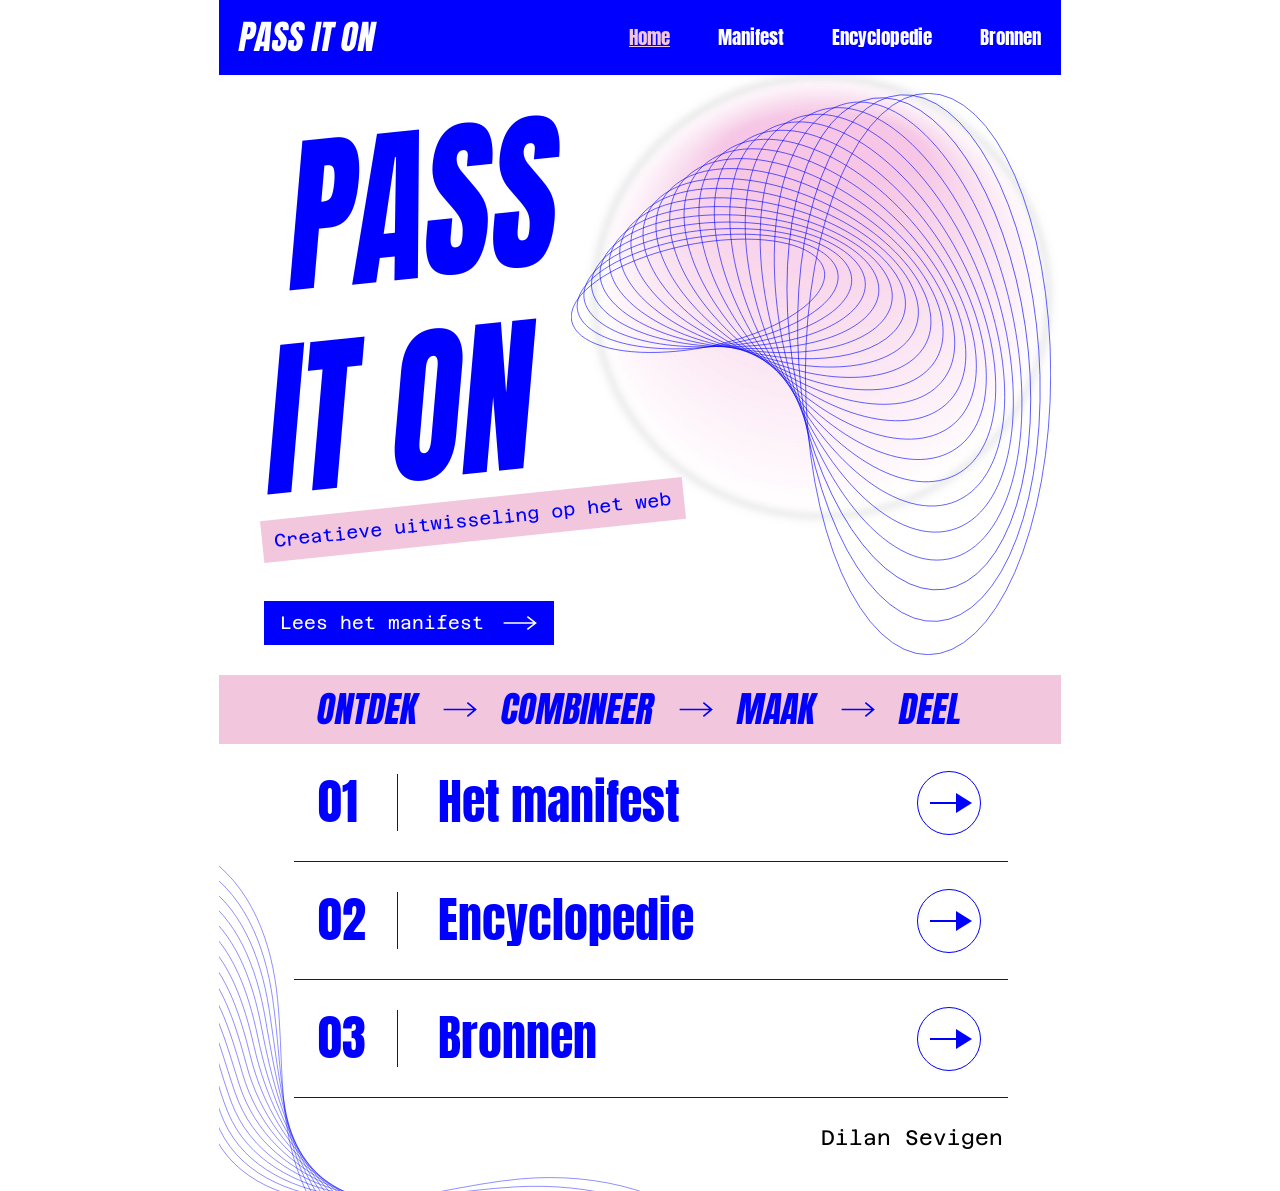
<file: index.html>
<!DOCTYPE html>
<html lang="nl">
 <head>
  <meta charset="utf-8"/>
  <meta content="width=device-width, initial-scale=1" name="viewport"/>
  <title>Home | PASS IT ON</title>
  <!-- HTML-01: deze link haalt het bestand style.css binnen voor de hele pagina. -->
  <link href="style.css" rel="stylesheet"/>
 </head>
 <body>
  <div class="site">
   <header>
    <a class="logo" href="index.html">PASS IT ON</a>
    <!-- HTML-02: href gaat naar een andere HTML-pagina; aria-current markeert de huidige. -->
    <nav>
     <a aria-current="page" href="index.html">Home</a>
     <a href="manifest.html">Manifest</a>
     <a href="encyclopedie.html">Encyclopedie</a>
     <a href="bronnen.html">Bronnen</a>
    </nav>
   </header>
   <!-- HTML-03: class="..." is de naam waarmee CSS dit onderdeel terugvindt. -->
   <main>
    <section class="hero">
     <img alt="" class="home-gloed decor" src="afbeeldingen/cirkel-roze.svg"/>
     <img alt="" class="home-vorm decor" src="afbeeldingen/blauwe-golf-origineel-v21.svg"/>
     <!-- HTML-04: twee spans = twee losse regels die CSS schuin kan maken. -->
     <h1 class="home-titel">
      <span>PASS</span>
      <span>IT ON</span>
     </h1>
     <p class="ondertitel">Creatieve uitwisseling op het web</p>
     <a class="knop" href="manifest.html">
      Lees het manifest
      <img alt="" src="afbeeldingen/pijl-knop.svg"/>
     </a>
    </section>
    <!-- HTML-05: dit onderdeel gebruikt display:flex in de CSS. -->
    <section class="stappen">
     <span>ONTDEK</span>
     <img alt="" src="afbeeldingen/pijl-stap.svg"/>
     <span>COMBINEER</span>
     <img alt="" src="afbeeldingen/pijl-stap.svg"/>
     <span>MAAK</span>
     <img alt="" src="afbeeldingen/pijl-stap.svg"/>
     <span>DEEL</span>
    </section>
    <section class="home-onder">
     <img alt="" class="onderlijnen decor" src="afbeeldingen/lijnen-onder.svg"/>
     <!-- HTML-06: dezelfde linkopbouw wordt drie keer herhaald. -->
     <div class="paginalinks">
      <a href="manifest.html">
       <span class="nummer">01</span>
       <span>Het manifest</span>
       <img alt="" src="afbeeldingen/pijl-rond.svg"/>
      </a>
      <a href="encyclopedie.html">
       <span class="nummer">02</span>
       <span>Encyclopedie</span>
       <img alt="" src="afbeeldingen/pijl-rond.svg"/>
      </a>
      <a href="bronnen.html">
       <span class="nummer">03</span>
       <span>Bronnen</span>
       <img alt="" src="afbeeldingen/pijl-rond.svg"/>
      </a>
     </div>
     <footer>Dilan Sevigen</footer>
    </section>
   </main>
  </div>
 </body>
</html>
</file>
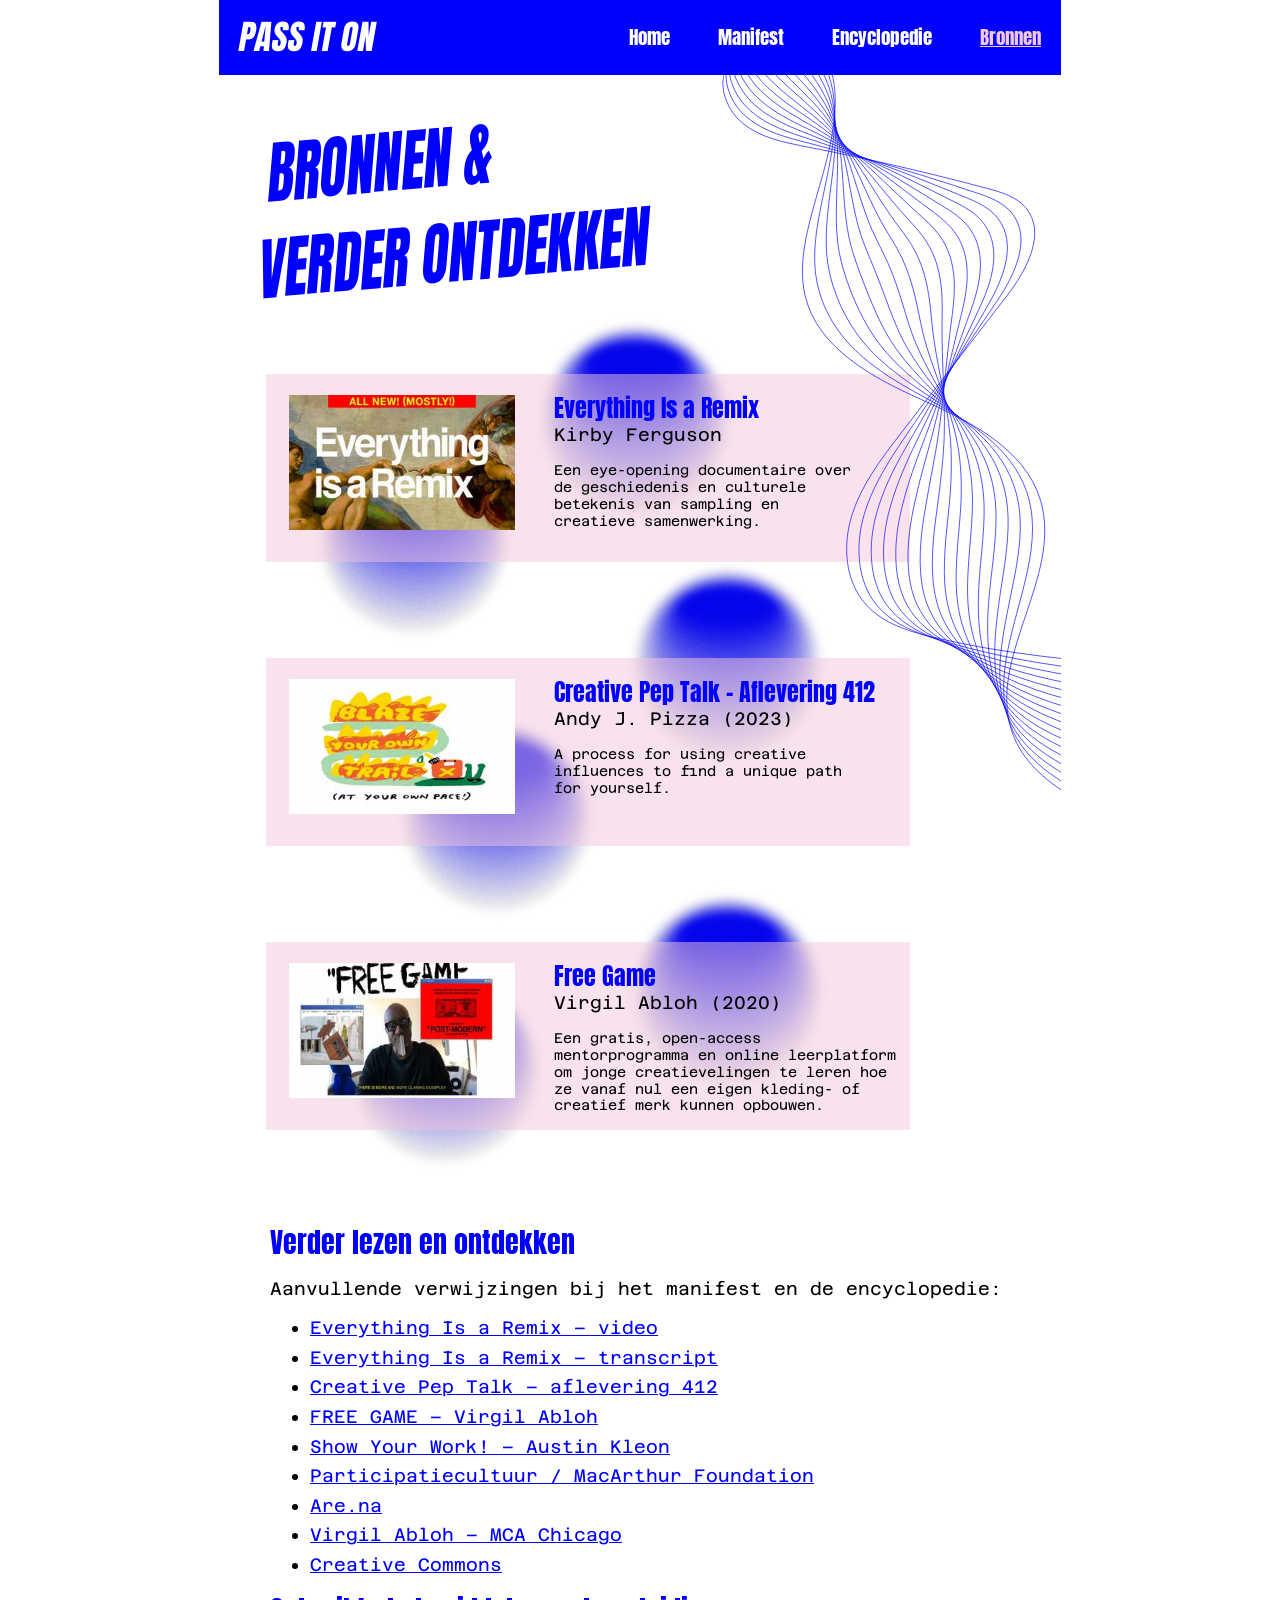
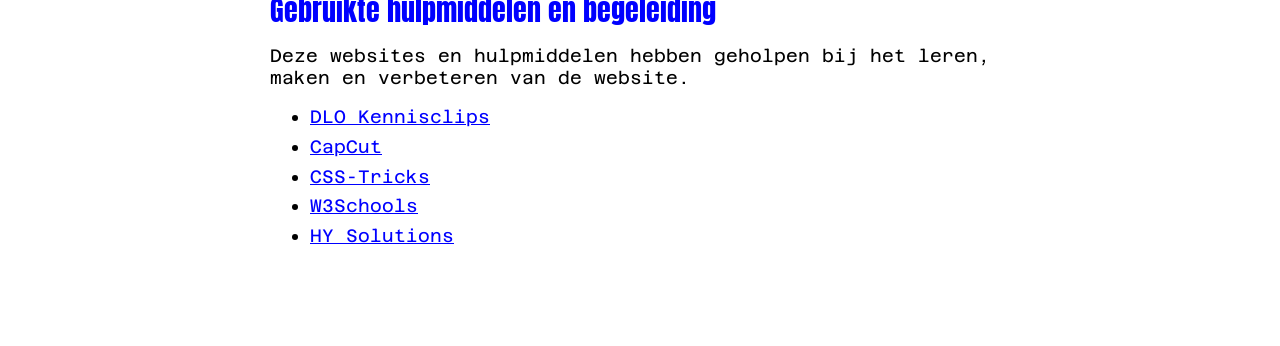
<file: bronnen.html>
<!DOCTYPE html>
<html lang="nl">
<head>
  <meta charset="utf-8">
  <meta name="viewport" content="width=device-width, initial-scale=1">
  <title>Bronnen | PASS IT ON</title>
  <!-- HTML-01: hiermee gebruikt deze pagina hetzelfde CSS-bestand als de andere pagina's. -->
  <link rel="stylesheet" href="style.css">
</head>
<body>
  <div class="site">
    <header>
      <a class="logo" href="index.html">PASS IT ON</a>
      <!-- HTML-02: href verwijst naar een pagina; aria-current geeft de huidige pagina aan. -->
      <nav>
        <a href="index.html">Home</a>
        <a href="manifest.html">Manifest</a>
        <a href="encyclopedie.html">Encyclopedie</a>
        <a href="bronnen.html" aria-current="page">Bronnen</a>
      </nav>
    </header>

    <main>
      <!-- Lege alt-teksten betekenen dat deze afbeeldingen puur decoratie zijn. -->
      <img class="bronnen-lijnen decor" src="afbeeldingen/lijnen-bronnen.svg" alt="">
      <img class="bronnen-gloeden decor" src="afbeeldingen/blauwe-stippen-origineel-v21.svg" alt="">

      <section class="bronnen-kop">
        <h1>BRONNEN &amp;<br>VERDER ONTDEKKEN</h1>
      </section>

      <!-- HTML-10: drie artikelen hebben dezelfde class en krijgen dezelfde CSS-opmaak. -->
      <section class="bronnen-kaarten">
        <article class="bronkaart" id="remix">
          <img src="afbeeldingen/remix.jpg" alt="Afbeelding van Everything Is a Remix">
          <div>
            <h2><a href="https://www.everythingisaremix.info/articles/everything-is-a-remix-2023-transcript">Everything Is a Remix</a></h2>
            <p class="maker">Kirby Ferguson</p>
            <p>
              Een eye-opening documentaire over<br>
              de geschiedenis en culturele<br>
              betekenis van sampling en<br>
              creatieve samenwerking.
            </p>
          </div>
        </article>

        <article class="bronkaart" id="podcast">
          <img src="afbeeldingen/podcast.jpg" alt="Illustratie bij Creative Pep Talk">
          <div>
            <h2><a href="https://www.creativepeptalk.com/412-a-process-for-using-creative-influences-to-find-a-unique-path-for-yourself/">Creative Pep Talk - Aflevering 412</a></h2>
            <p class="maker">Andy J. Pizza (2023)</p>
            <p>
              A process for using creative<br>
              influences to find a unique path<br>
              for yourself.
            </p>
          </div>
        </article>

        <article class="bronkaart" id="free-game">
          <img src="afbeeldingen/free-game.jpg" alt="Afbeelding bij Free Game van Virgil Abloh">
          <div>
            <h2><a href="https://free-game.virgilabloh.com">Free Game</a></h2>
            <p class="maker">Virgil Abloh (2020)</p>
            <p>
              Een gratis, open-access<br>
              mentorprogramma en online leerplatform<br>
              om jonge creatievelingen te leren hoe<br>
              ze vanaf nul een eigen kleding- of<br>
              creatief merk kunnen opbouwen.
            </p>
          </div>
        </article>
      </section>

      <!-- Inhoudelijke bronnen die voor het manifest en de encyclopedie zijn gebruikt. -->
      <section class="bronnen-onderaan">
        <h2>Verder lezen en ontdekken</h2>
        <p>Aanvullende verwijzingen bij het manifest en de encyclopedie:</p>
        <ul>
          <li><a href="https://m.youtube.com/watch?v=X9RYuvPCQUA">Everything Is a Remix – video</a></li>
          <li><a href="https://www.everythingisaremix.info/articles/everything-is-a-remix-2023-transcript">Everything Is a Remix – transcript</a></li>
          <li><a href="https://www.creativepeptalk.com/412-a-process-for-using-creative-influences-to-find-a-unique-path-for-yourself/">Creative Pep Talk – aflevering 412</a></li>
          <li><a href="https://free-game.virgilabloh.com">FREE GAME – Virgil Abloh</a></li>
          <li><a href="https://austinkleon.com/show-your-work/">Show Your Work! – Austin Kleon</a></li>
          <li><a href="https://www.macfound.org/">Participatiecultuur / MacArthur Foundation</a></li>
          <li><a href="https://www.are.na/">Are.na</a></li>
          <li><a href="https://mcachicago.org/whats-on/exhibitions/virgil-abloh/">Virgil Abloh – MCA Chicago</a></li>
          <li><a href="https://creativecommons.org/">Creative Commons</a></li>
        </ul>

        <!-- Hulpmiddelen voor het coderen van deze website. -->
        <h2>Gebruikte hulpmiddelen en begeleiding</h2>
        <p>Deze websites en hulpmiddelen hebben geholpen bij het leren, maken en verbeteren van de website.</p>
        <ul>
          <li><a href="https://dlo.mijnhva.nl/">DLO Kennisclips</a></li>
          <li><a href="https://capcut.com/">CapCut</a></li>
          <li><a href="https://css-tricks.com/">CSS-Tricks</a></li>
          <li><a href="https://www.w3schools.com/">W3Schools</a></li>
         <li><a href="https://www.linkedin.com/in/cshy/">HY Solutions</a></li>
        </ul>
      </section>
    </main>
  </div>
</body>
</html>
</file>
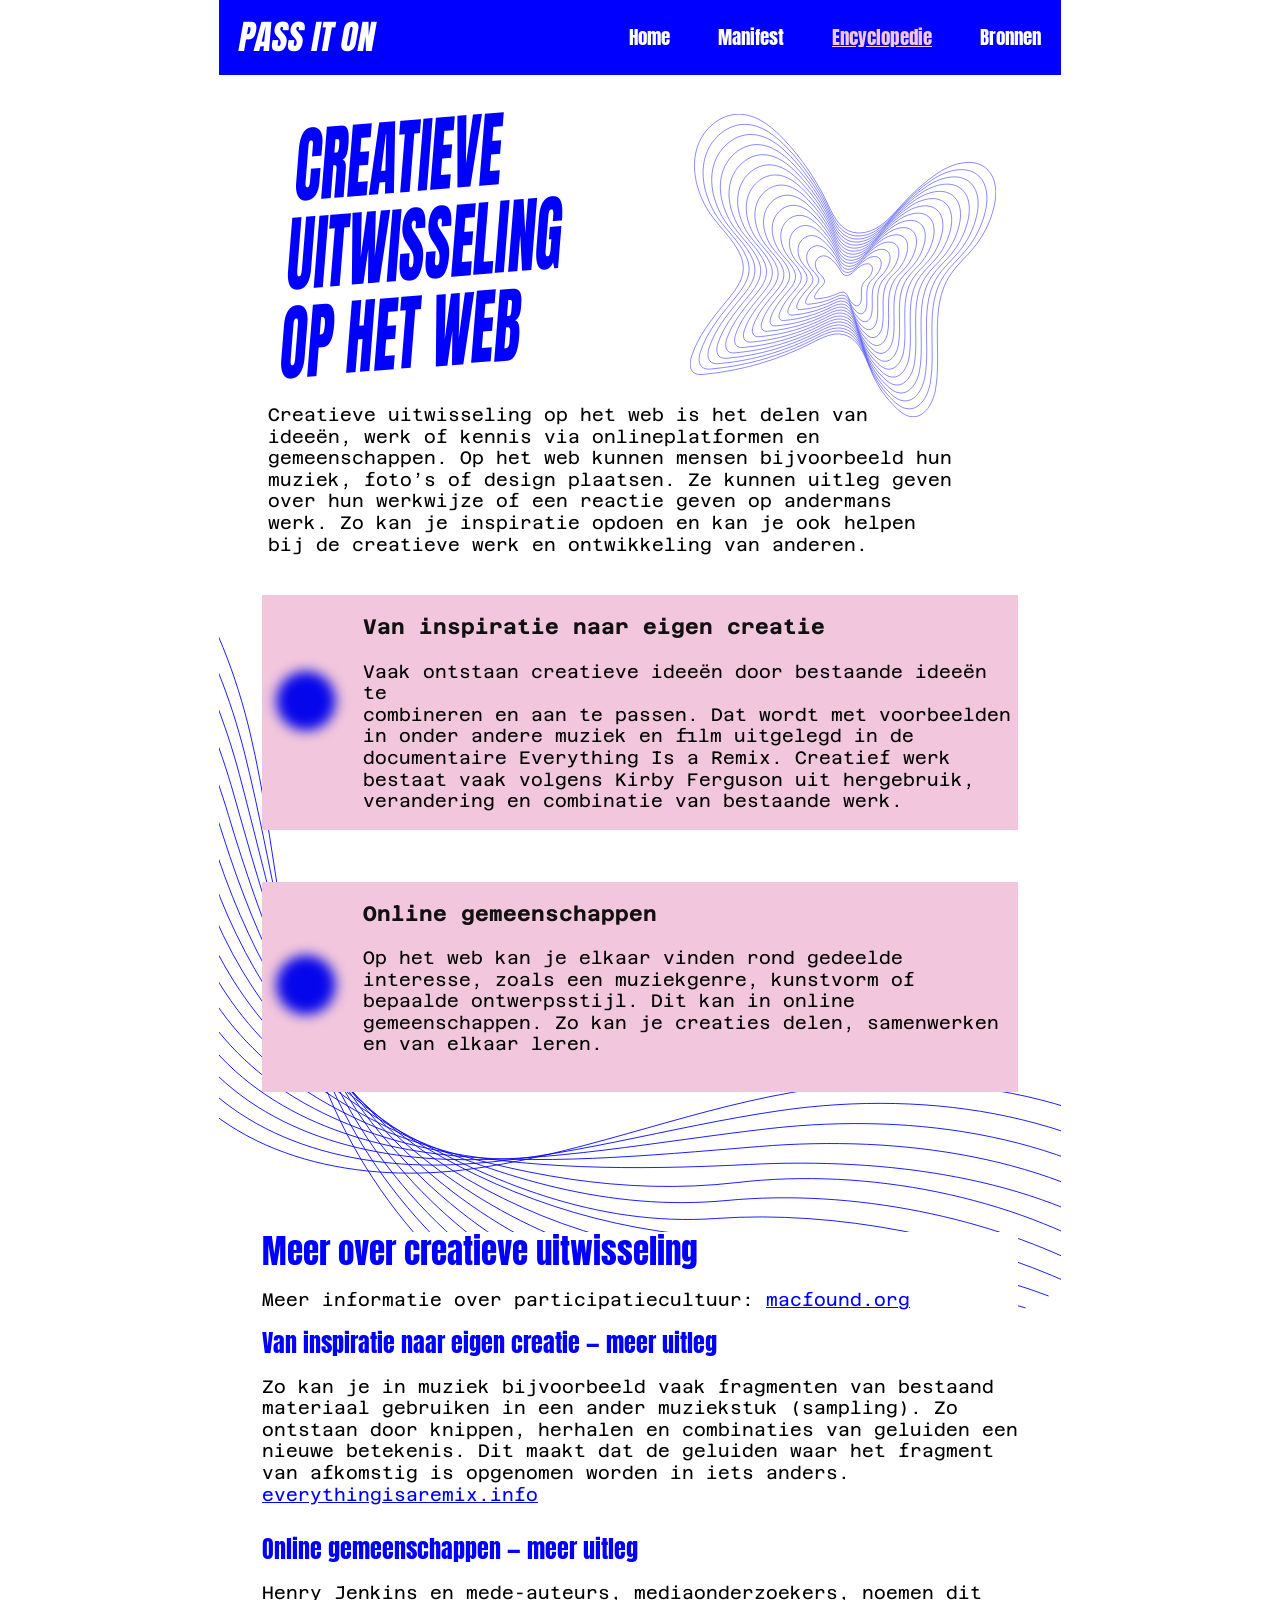
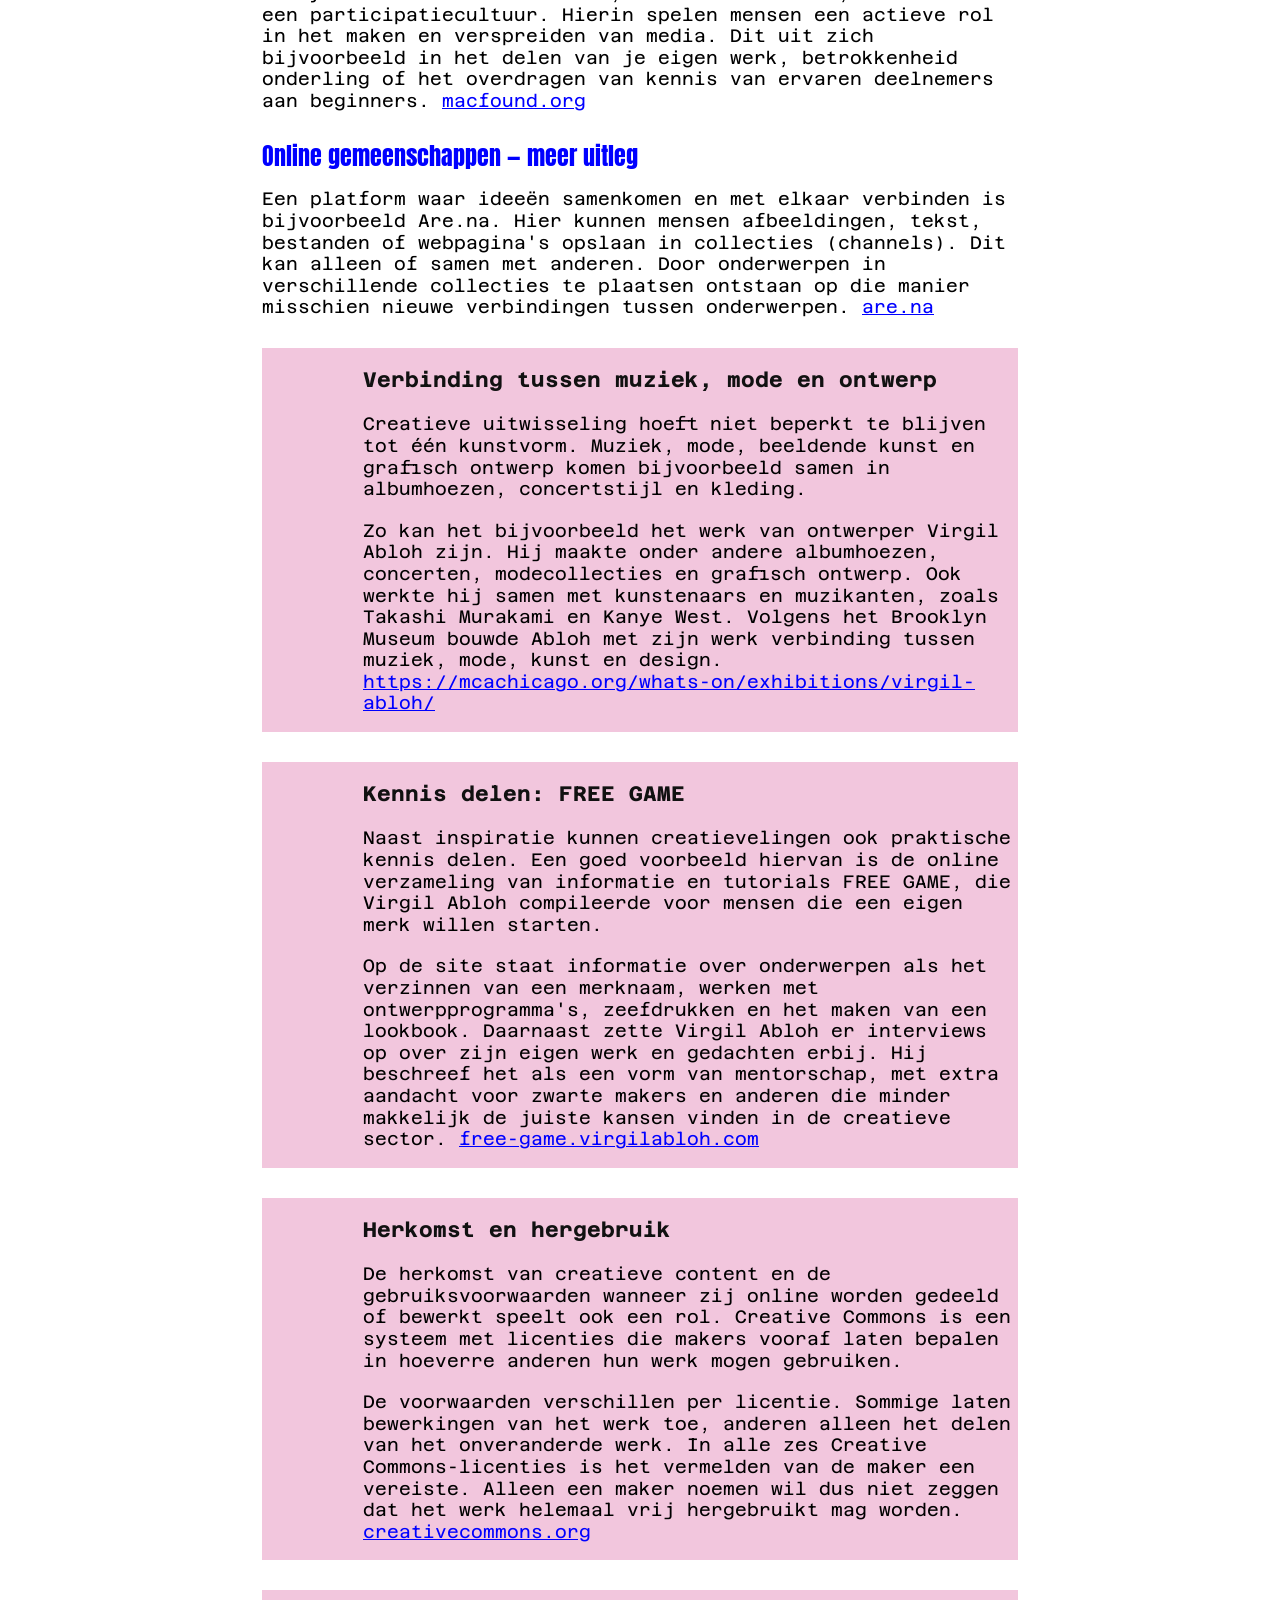
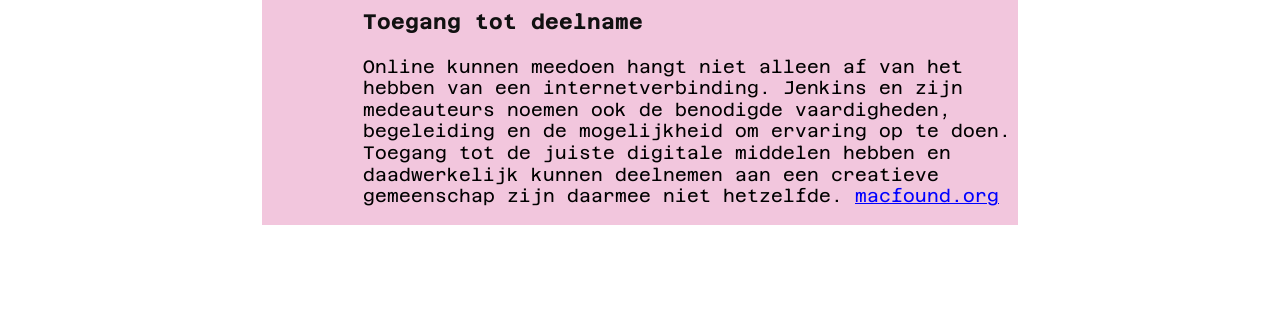
<file: encyclopedie.html>
<!DOCTYPE html>
<html lang="nl">
 <head>
  <meta charset="utf-8"/>
  <meta content="width=device-width, initial-scale=1" name="viewport"/>
  <title>Encyclopedie | PASS IT ON</title>
  <!-- HTML-01: deze link haalt het bestand style.css binnen voor de hele pagina. -->
  <link href="style.css" rel="stylesheet"/>
 </head>
 <body>
  <div class="site">
   <header>
    <a class="logo" href="index.html">PASS IT ON</a>
    <!-- HTML-02: href gaat naar een andere HTML-pagina; aria-current markeert de huidige. -->
    <nav>
     <a href="index.html">Home</a>
     <a href="manifest.html">Manifest</a>
     <a aria-current="page" href="encyclopedie.html">Encyclopedie</a>
     <a href="bronnen.html">Bronnen</a>
    </nav>
   </header>
   <!-- HTML-03: class="..." is de naam waarmee CSS dit onderdeel terugvindt. -->
   <main>
    <section class="kennis-kop">
     <img alt="" class="vlinder decor" src="afbeeldingen/vlinder.svg"/>
     <h1>
      CREATIEVE
      <br/>
      UITWISSELING
      <br/>
      OP HET WEB
     </h1>
    </section>
    <p class="kennis-intro">
     Creatieve uitwisseling op het web is het delen van
     <br/>
     idee&euml;n, werk of kennis via onlineplatformen en
     <br/>
     gemeenschappen. Op het web kunnen mensen bijvoorbeeld hun
     <br/>
     muziek, foto&rsquo;s of design plaatsen. Ze kunnen uitleg geven
     <br/>
     over hun werkwijze of een reactie geven op andermans
     <br/>
     werk. Zo kan je inspiratie opdoen en kan je ook helpen
     <br/>
     bij de creatieve werk en ontwikkeling van anderen.
    </p>
    <!-- HTML-09: elke kenniskaart gebruikt dezelfde class en dus dezelfde CSS. -->
    <div class="kennis-lijst">
     <section class="kenniskaart">
      <h2>Van inspiratie naar eigen creatie</h2>
      <p>
       Vaak ontstaan creatieve idee&euml;n door bestaande idee&euml;n te
       <br/>
       combineren en aan te passen. Dat wordt met voorbeelden
       <br/>
       in onder andere muziek en film uitgelegd in de
       <br/>
       documentaire Everything Is a Remix. Creatief werk
       <br/>
       bestaat vaak volgens Kirby Ferguson uit hergebruik,
       <br/>
       verandering en combinatie van bestaande werk.
      </p>
     </section>
     <section class="kenniskaart">
      <h2>Online gemeenschappen</h2>
      <p>
       Op het web kan je elkaar vinden rond gedeelde
       <br/>
       interesse, zoals een muziekgenre, kunstvorm of
       <br/>
       bepaalde ontwerpsstijl. Dit kan in online
       <br/>
       gemeenschappen. Zo kan je creaties delen, samenwerken
       <br/>
       en van elkaar leren.
      </p>
     </section>
    </div>
    <section class="kennis-verdieping">
     <h2>Meer over creatieve uitwisseling</h2>
     <p>
      Meer informatie over participatiecultuur:
      <a href="https://www.macfound.org/">macfound.org</a>
     </p>
     <div class="verdieping-tekst">
      <h3>Van inspiratie naar eigen creatie &mdash; meer uitleg</h3>
      <p>
       Zo kan je in muziek bijvoorbeeld vaak fragmenten van bestaand materiaal gebruiken in een ander muziekstuk (sampling). Zo ontstaan door knippen, herhalen en combinaties van geluiden een nieuwe betekenis. Dit maakt dat de geluiden waar het fragment van afkomstig is opgenomen worden in iets anders.
       <a class="bronverwijzing" href="https://www.everythingisaremix.info/">everythingisaremix.info</a>
      </p>
     </div>
     <div class="verdieping-tekst">
      <h3>Online gemeenschappen &mdash; meer uitleg</h3>
      <p>
       Henry Jenkins en mede-auteurs, mediaonderzoekers, noemen dit een participatiecultuur. Hierin spelen mensen een actieve rol in het maken en verspreiden van media. Dit uit zich bijvoorbeeld in het delen van je eigen werk, betrokkenheid onderling of het overdragen van kennis van ervaren deelnemers aan beginners.
       <a class="bronverwijzing" href="https://www.macfound.org/">macfound.org</a>
      </p>
     </div>
     <div class="verdieping-tekst">
      <h3>Online gemeenschappen &mdash; meer uitleg</h3>
      <p>
       Een platform waar idee&euml;n samenkomen en met elkaar verbinden is bijvoorbeeld Are.na. Hier kunnen mensen afbeeldingen, tekst, bestanden of webpagina's opslaan in collecties (channels). Dit kan alleen of samen met anderen. Door onderwerpen in verschillende collecties te plaatsen ontstaan op die manier misschien nieuwe verbindingen tussen onderwerpen.
       <a class="bronverwijzing" href="https://www.are.na/">are.na</a>
      </p>
     </div>
     <section class="kenniskaart">
      <h2>Verbinding tussen muziek, mode en ontwerp</h2>
      <p>
       Creatieve uitwisseling hoeft niet beperkt te blijven tot &eacute;&eacute;n kunstvorm. Muziek, mode, beeldende kunst en grafisch ontwerp komen bijvoorbeeld samen in albumhoezen, concertstijl en kleding.
      </p>
      <p>
       Zo kan het bijvoorbeeld het werk van ontwerper Virgil Abloh zijn. Hij maakte onder andere albumhoezen, concerten, modecollecties en grafisch ontwerp. Ook werkte hij samen met kunstenaars en muzikanten, zoals Takashi Murakami en Kanye West. Volgens het Brooklyn Museum bouwde Abloh met zijn werk verbinding tussen muziek, mode, kunst en design.
       <a class="bronverwijzing" href="https://mcachicago.org/whats-on/exhibitions/virgil-abloh/">https://mcachicago.org/whats-on/exhibitions/virgil-abloh/</a>
      </p>
     </section>
     <section class="kenniskaart">
      <h2>Kennis delen: FREE GAME</h2>
      <p>
       Naast inspiratie kunnen creatievelingen ook praktische kennis delen. Een goed voorbeeld hiervan is de online verzameling van informatie en tutorials FREE GAME, die Virgil Abloh compileerde voor mensen die een eigen merk willen starten.
      </p>
      <p>
       Op de site staat informatie over onderwerpen als het verzinnen van een merknaam, werken met ontwerpprogramma's, zeefdrukken en het maken van een lookbook. Daarnaast zette Virgil Abloh er interviews op over zijn eigen werk en gedachten erbij. Hij beschreef het als een vorm van mentorschap, met extra aandacht voor zwarte makers en anderen die minder makkelijk de juiste kansen vinden in de creatieve sector.
       <a class="bronverwijzing" href="https://free-game.virgilabloh.com">free-game.virgilabloh.com</a>
      </p>
     </section>
     <section class="kenniskaart">
      <h2>Herkomst en hergebruik</h2>
      <p>
       De herkomst van creatieve content en de gebruiksvoorwaarden wanneer zij online worden gedeeld of bewerkt speelt ook een rol. Creative Commons is een systeem met licenties die makers vooraf laten bepalen in hoeverre anderen hun werk mogen gebruiken.
      </p>
      <p>
       De voorwaarden verschillen per licentie. Sommige laten bewerkingen van het werk toe, anderen alleen het delen van het onveranderde werk. In alle zes Creative Commons-licenties is het vermelden van de maker een vereiste. Alleen een maker noemen wil dus niet zeggen dat het werk helemaal vrij hergebruikt mag worden.
       <a class="bronverwijzing" href="https://creativecommons.org/">creativecommons.org</a>
      </p>
     </section>
     <section class="kenniskaart">
      <h2>Toegang tot deelname</h2>
      <p>
       Online kunnen meedoen hangt niet alleen af van het hebben van een internetverbinding. Jenkins en zijn medeauteurs noemen ook de benodigde vaardigheden, begeleiding en de mogelijkheid om ervaring op te doen. Toegang tot de juiste digitale middelen hebben en daadwerkelijk kunnen deelnemen aan een creatieve gemeenschap zijn daarmee niet hetzelfde.
       <a class="bronverwijzing" href="https://www.macfound.org/">macfound.org</a>
      </p>
     </section>
    </section>
    <img alt="" class="kennis-lijnen-links decor" src="afbeeldingen/lijnen-onder.svg"/>
   </main>
  </div>
 </body>
</html>
</file>
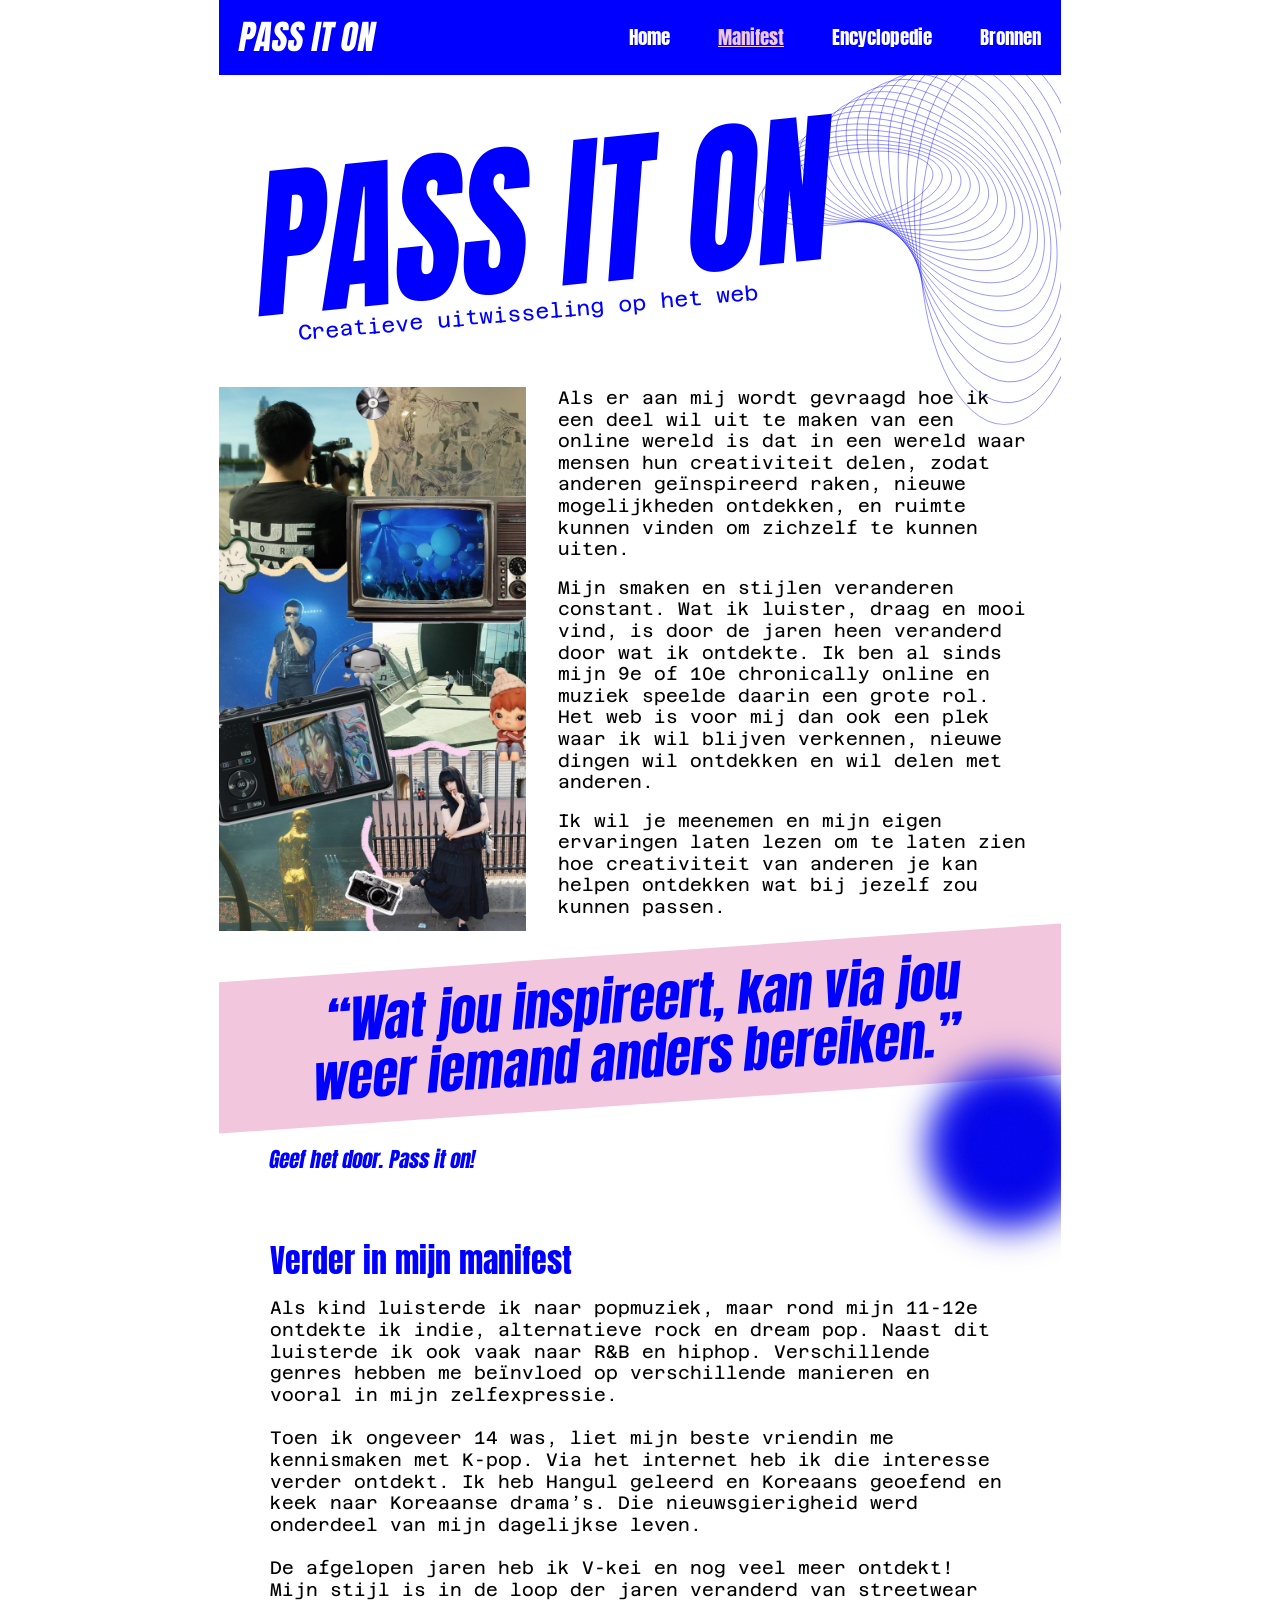
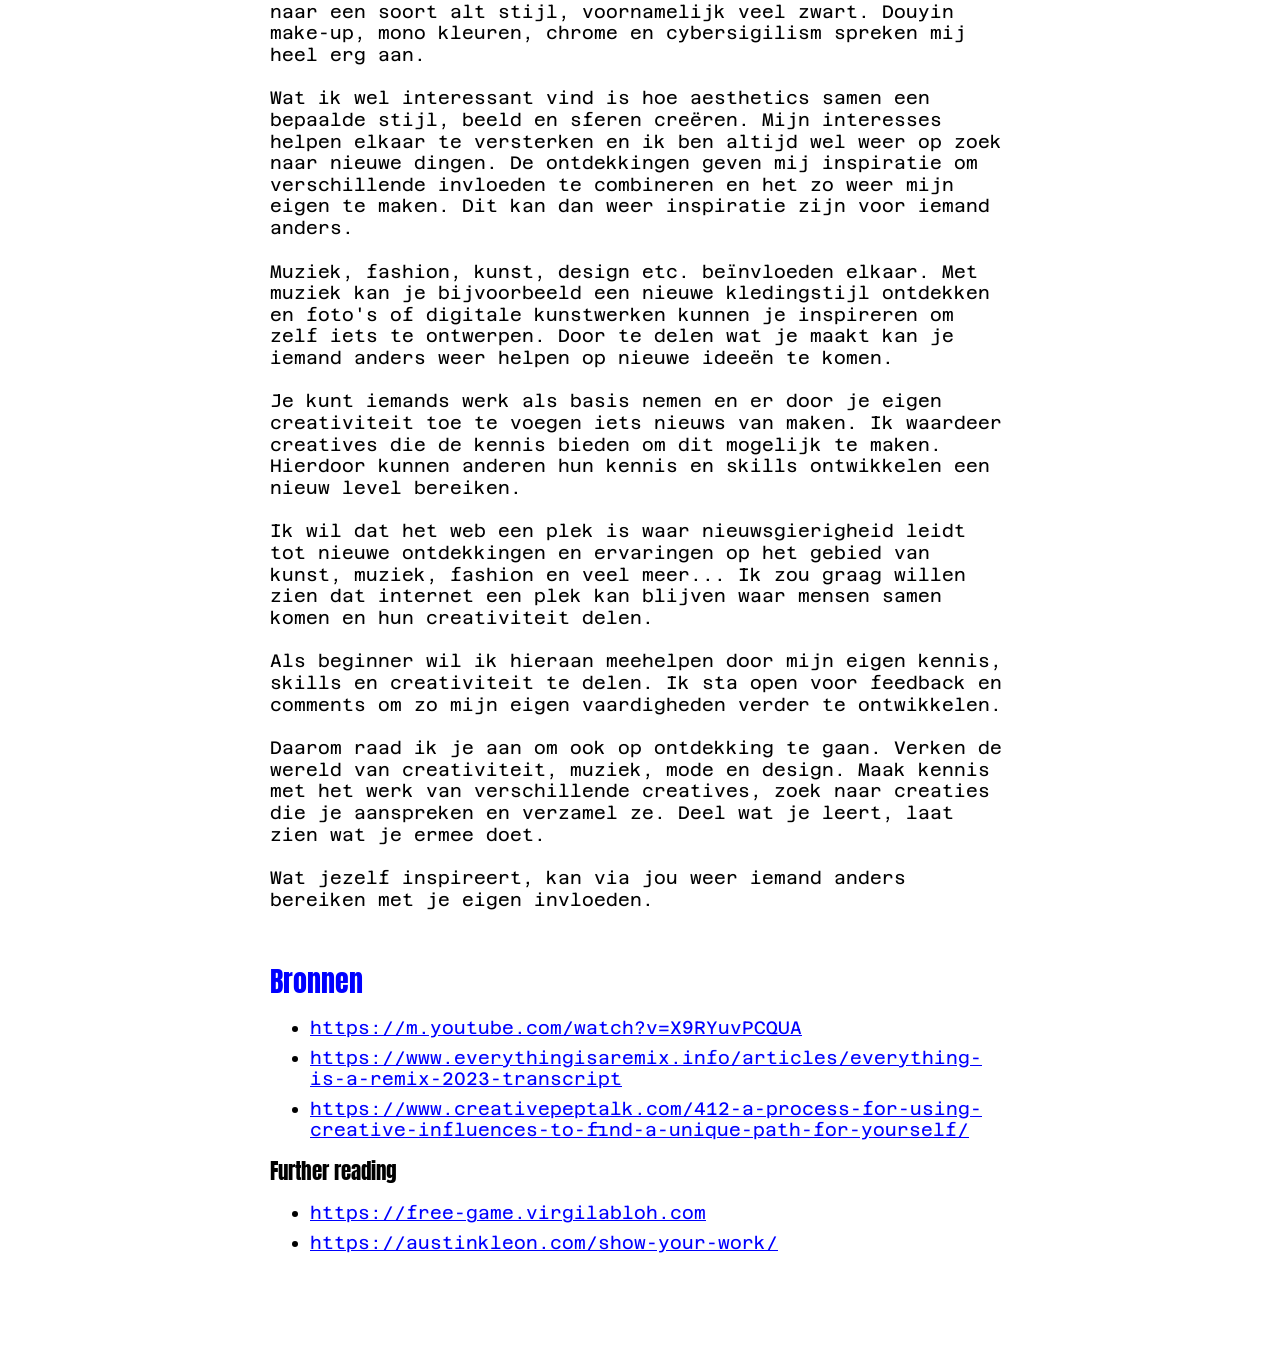
<file: manifest.html>
<!DOCTYPE html>
<html lang="nl">
 <head>
  <meta charset="utf-8"/>
  <meta content="width=device-width, initial-scale=1" name="viewport"/>
  <title>Manifest | PASS IT ON</title>
  <!-- HTML-01: deze link haalt het bestand style.css binnen voor de hele pagina. -->
  <link href="style.css" rel="stylesheet"/>
 </head>
 <body>
  <div class="site">
   <header>
    <a class="logo" href="index.html">PASS IT ON</a>
    <!-- HTML-02: href gaat naar een andere HTML-pagina; aria-current markeert de huidige. -->
    <nav>
     <a href="index.html">Home</a>
     <a aria-current="page" href="manifest.html">Manifest</a>
     <a href="encyclopedie.html">Encyclopedie</a>
     <a href="bronnen.html">Bronnen</a>
    </nav>
   </header>
   <!-- HTML-03: class="..." is de naam waarmee CSS dit onderdeel terugvindt. -->
   <main>
    <section class="manifest-intro">
     <img alt="" class="manifest-lijnen decor" src="afbeeldingen/blauwe-golf-origineel-v21.svg"/>
     <h1 class="manifest-titel">PASS IT ON</h1>
     <p>Creatieve uitwisseling op het web</p>
    </section>
    <!-- HTML-07: Grid zet de collage naast de tekst (zie CSS-07). -->
    <section class="manifest-grid">
     <img alt="Collage over muziek, kunst, mode en creatieve inspiratie" class="collage" src="afbeeldingen/collage.jpg"/>
     <article class="manifest-tekst">
      <p>
       Als er aan mij wordt gevraagd hoe ik
       <br/>
       een deel wil uit te maken van een
       <br/>
       online wereld is dat in een wereld waar
       <br/>
       mensen hun creativiteit delen, zodat
       <br/>
       anderen ge&iuml;nspireerd raken, nieuwe
       <br/>
       mogelijkheden ontdekken, en ruimte
       <br/>
       kunnen vinden om zichzelf te kunnen
       <br/>
       uiten.
      </p>
      <p>
       Mijn smaken en stijlen veranderen
       <br/>
       constant. Wat ik luister, draag en mooi
       <br/>
       vind, is door de jaren heen veranderd
       <br/>
       door wat ik ontdekte. Ik ben al sinds
       <br/>
       mijn 9e of 10e chronically online en
       <br/>
       muziek speelde daarin een grote rol.
       <br/>
       Het web is voor mij dan ook een plek
       <br/>
       waar ik wil blijven verkennen, nieuwe
       <br/>
       dingen wil ontdekken en wil delen met
       <br/>
       anderen.
      </p>
      <p>
       Ik wil je meenemen en mijn eigen
       <br/>
       ervaringen laten lezen om te laten zien
       <br/>
       hoe creativiteit van anderen je kan
       <br/>
       helpen ontdekken wat bij jezelf zou
       <br/>
       kunnen passen.
      </p>
     </article>
    </section>
    <img alt="" class="manifest-cirkel decor" src="afbeeldingen/cirkel-blauw.svg"/>
    <!-- HTML-08: dit is de roze citaatstrook; de cirkel is alleen decoratie. -->
    <section class="manifest-citaat">
     <blockquote>
      &ldquo;Wat jou inspireert, kan via jou
      <br/>
      weer iemand anders bereiken.&rdquo;
     </blockquote>
    </section>
    <p class="manifest-slot">Geef het door. Pass it on!</p>
    <section class="vervolg">
     <h2>Verder in mijn manifest</h2>
     <p>
      Als kind luisterde ik naar popmuziek, maar rond mijn 11-12e ontdekte ik indie, alternatieve rock en dream pop. Naast dit luisterde ik ook vaak naar R&amp;B en hiphop. Verschillende genres hebben me be&iuml;nvloed op verschillende manieren en vooral in mijn zelfexpressie.
     </p>
     <p>
      Toen ik ongeveer 14 was, liet mijn beste vriendin me kennismaken met K-pop. Via het internet heb ik die interesse verder ontdekt. Ik heb Hangul geleerd en Koreaans geoefend en keek naar Koreaanse drama&rsquo;s. Die nieuwsgierigheid werd onderdeel van mijn dagelijkse leven.
     </p>
     <p>
      De afgelopen jaren heb ik V-kei en nog veel meer ontdekt! Mijn stijl is in de loop der jaren veranderd van streetwear naar een soort alt stijl, voornamelijk veel zwart. Douyin make-up, mono kleuren, chrome en cybersigilism spreken mij heel erg aan.
     </p>
     <p>
      Wat ik wel interessant vind is hoe aesthetics samen een bepaalde stijl, beeld en sferen cre&euml;ren. Mijn interesses helpen elkaar te versterken en ik ben altijd wel weer op zoek naar nieuwe dingen. De ontdekkingen geven mij inspiratie om verschillende invloeden te combineren en het zo weer mijn eigen te maken. Dit kan dan weer inspiratie zijn voor iemand anders.
     </p>
     <p>
      Muziek, fashion, kunst, design etc. be&iuml;nvloeden elkaar. Met muziek kan je bijvoorbeeld een nieuwe kledingstijl ontdekken en foto's of digitale kunstwerken kunnen je inspireren om zelf iets te ontwerpen. Door te delen wat je maakt kan je iemand anders weer helpen op nieuwe idee&euml;n te komen.
     </p>
     <p>
      Je kunt iemands werk als basis nemen en er door je eigen creativiteit toe te voegen iets nieuws van maken. Ik waardeer creatives die de kennis bieden om dit mogelijk te maken. Hierdoor kunnen anderen hun kennis en skills ontwikkelen een nieuw level bereiken.
     </p>
     <p>
      Ik wil dat het web een plek is waar nieuwsgierigheid leidt tot nieuwe ontdekkingen en ervaringen op het gebied van kunst, muziek, fashion en veel meer... Ik zou graag willen zien dat internet een plek kan blijven waar mensen samen komen en hun creativiteit delen.
     </p>
     <p>
      Als beginner wil ik hieraan meehelpen door mijn eigen kennis, skills en creativiteit te delen. Ik sta open voor feedback en comments om zo mijn eigen vaardigheden verder te ontwikkelen.
     </p>
     <p>
      Daarom raad ik je aan om ook op ontdekking te gaan. Verken de wereld van creativiteit, muziek, mode en design. Maak kennis met het werk van verschillende creatives, zoek naar creaties die je aanspreken en verzamel ze. Deel wat je leert, laat zien wat je ermee doet.
     </p>
     <p>Wat jezelf inspireert, kan via jou weer iemand anders bereiken met je eigen invloeden.</p>
    </section>
    <section class="bronnen-onderaan">
     <h2>Bronnen</h2>
     <ul>
      <li>
       <a href="https://m.youtube.com/watch?v=X9RYuvPCQUA">https://m.youtube.com/watch?v=X9RYuvPCQUA</a>
      </li>
      <li>
       <a href="https://www.everythingisaremix.info/articles/everything-is-a-remix-2023-transcript">https://www.everythingisaremix.info/articles/everything-is-a-remix-2023-transcript</a>
      </li>
      <li>
       <a href="https://www.creativepeptalk.com/412-a-process-for-using-creative-influences-to-find-a-unique-path-for-yourself/">https://www.creativepeptalk.com/412-a-process-for-using-creative-influences-to-find-a-unique-path-for-yourself/</a>
      </li>
     </ul>
     <h3>Further reading</h3>
     <ul>
      <li>
       <a href="https://free-game.virgilabloh.com">https://free-game.virgilabloh.com</a>
      </li>
      <li>
       <a href="https://austinkleon.com/show-your-work/">https://austinkleon.com/show-your-work/</a>
      </li>
     </ul>
    </section>
   </main>
  </div>
 </body>
</html>
</file>
<file: style.css>
/* PASS IT ON - ÉÉN CSS VOOR VIER PAGINA'S
   Vaste desktoplay-out: 842px, geen responsive CSS en geen JavaScript.
   De teksten staan in HTML; deze CSS regelt alleen het uiterlijk. */
/* CSS-00: @import haalt de twee lettertypes via Google Fonts op.
   Zonder internet gebruikt de browser een reservelettertype. */
@import url('https://fonts.googleapis.com/css2?family=Anton&family=Azeret+Mono:wght@400;700&display=swap');

/* 1. BASIS - algemene instellingen voor alle pagina's. */
/* CSS-01: :root bewaart onze kleuren op één plek.
   var(--blauw) of var(--roze) gebruikt die kleur ergens anders. */
:root {
  --blauw: #0000FF;
  --roze: #F2C6DD;
}

* {
  box-sizing: border-box;
}

/* CSS-02: body is de hele zichtbare pagina.
   margin: 0 haalt de standaard buitenrand weg.
   18px is de tekstgrootte; /1.2 is de regelafstand. */
body {
  margin: 0;
  font: 18px/1.2 'Azeret Mono', monospace;
}

/* CSS-03: .site hoort bij class="site" in HTML.
   width: 842px = de vaste breedte uit de PDF; margin: 0 auto = centreren.
   overflow: hidden verbergt decoratie buiten de pagina. */
.site {
  width: 842px;
  margin: 0 auto;
  overflow: hidden;
  background: white;
}

main {
  position: relative;
}

img {
  display: block;
  max-width: 100%;
}

a {
  color: var(--blauw);
}

a:focus-visible {
  outline: 2px solid var(--roze);
}

h1,
h2,
h3,
.logo,
nav a,
.stappen,
.nummer,
.paginalinks,
.manifest-slot {
  font-family: Anton, Impact, sans-serif;
  font-weight: normal;
}

h1,
h2,
h3 {
  margin: 0;
}

h1 {
  color: var(--blauw);
  line-height: 1.05;
}

/* 2. MENU - gemeenschappelijk voor alle vier de pagina's. */
/* CSS-04: Flexbox zet het logo links en het menu rechts.
   align-items centreert verticaal; justify-content verdeelt de ruimte.
   position: relative + z-index: 10 houden het menu VOOR de decoraties. */
header {
  height: 75px;
  padding: 0 20px;
  display: flex;
  align-items: center;
  justify-content: space-between;
  background: var(--blauw);
  /* Het menu blijft boven alle decoraties */  
  position: relative;
  z-index: 10;
}

.logo {
  color: white;
  text-decoration: none;
  font-size: 34px;
  transform: skewX(-10deg);
}

nav {
  display: flex;
  gap: 48px;
}

nav a {
  color: white;
  font-size: 19px;
  text-decoration: none;
}

/* CSS-05: :hover = muis erover; :focus-visible = geselecteerd met toetsenbord.
   [aria-current="page"] = de huidige pagina (staat in de HTML bij één link).
   De link wordt roze; geen JavaScript nodig. */
nav a:hover,
nav a:focus-visible,
nav a[aria-current="page"] {
  color: var(--roze);
  text-decoration: underline;
}

/* 3. HOME - startpagina en grote titel. */
/* CSS-06: .hero bevat de grote titel en knop.
   position: relative is het kader waar absolute top/left-posities vanaf tellen. */
.hero {
  height: 600px;
  padding: 30px 58px;
  position: relative;
}

/* CSS-07: de titel is extra groot en schuin om op de PDF te lijken.
   transform = draaien (rotate), schuin maken (skewX) of rekken (scaleX).
   span+span betekent: de tweede span (IT ON) volgt op de eerste (PASS). */
.home-titel {
  position: relative;
  z-index: 1;
  margin-left: 29px;
  font-size: 190px;
  /* Skew maakt de letters schuin; de spans krijgen elk een eigen lichte rotatie. */
  transform: scaleX(.75) skewX(-11deg);
  transform-origin: left top;
}

/* Beide regels krijgen dezelfde schuine hoek als in de PDF.
   top verschuift alleen de tekst, niet de andere onderdelen. */
.home-titel span {
  position: relative;
  display: block;
  left: 1px;
  top: 14px;
  transform: rotate(-4.5deg) scaleY(.92);
  transform-origin: left center;
}

.home-titel span+span {
  margin-top: 8px;
  margin-left: 12px;
  top: 10px;
}

/* CSS-08: position: absolute zet de ondertitel vast in .hero.
   top en left meten vanaf de boven-/linkerkant van die .hero.
   padding = ruimte BINNEN de roze achtergrond; letter-spacing = letterafstand. */
.ondertitel {
  position: absolute;
  z-index: 1;
  top: 424px;
  left: 42px;
  display: inline-block;
  padding: 10px 12px;
  margin: 0;
  background: var(--roze);
  color: var(--blauw);
  transform: rotate(-6deg);
  /* Kleine letterafstand zoals in de PDF, zonder extra spaties tussen woorden. */
  font-size: 18px;
  letter-spacing: .12px;
}

.knop {
  position: absolute;
  z-index: 1;
  left: 45px;
  bottom: 30px;
  padding: 11px 16px;
  display: inline-flex;
  align-items: center;
  gap: 18px;
  color: white;
  background: var(--blauw);
  text-decoration: none;
}

.knop img {
  width: 36px;
}

.stappen {
  height: 69px;
  display: flex;
  justify-content: center;
  align-items: center;
  gap: 24px;
  background: var(--roze);
  color: var(--blauw);
  font-size: 36px;
}

.stappen span {
  transform: skewX(-10deg);
}

.stappen img {
  width: 36px;
}

.home-onder {
  position: relative;
  height: 447px;
}

.paginalinks {
  position: relative;
  z-index: 1;
  width: 714px;
  margin-left: 75px;
}

/* CSS-09: Grid verdeelt elke homepage-link in drie kolommen:
   het nummer, de tekst en de pijl. 1fr = de resterende ruimte. */
.paginalinks a {
  display: grid;
  grid-template-columns: 80px 1fr 70px;
  gap: 40px;
  padding: 0 22px 0 24px;
  align-items: center;
  height: 118px;
  border-bottom: 1px solid var(--blauw);
  color: var(--blauw);
  font-size: 48px;
  text-decoration: none;
}

.nummer {
  font-size: 48px;
  border-right: 1px solid var(--blauw);
}

.paginalinks img {
  width: 66px;
}

footer {
  position: relative;
  z-index: 1;
  padding: 27px 58px;
  text-align: right;
  font-size: 21px;
}

/* 4. MANIFEST - de eerste twee kolommen: foto links, tekst rechts. */
/* CSS-10: display:grid maakt kolommen.
   307px = breedte collage; 1fr = overige ruimte voor de tekst.
   gap = lege ruimte tussen de kolommen. */
.manifest-intro {
  height: 312px;
  padding: 46px 46px 0;
  position: relative;
}

.manifest-titel {
  position: relative;
  z-index: 1;
  top: 40px;
  font-size: 170px;
  line-height: 1;
  white-space: nowrap;
  transform: scaleX(.845) skewX(-10deg) rotate(-5deg);
  transform-origin: left top;
}

.manifest-intro p {
  position: absolute;
  z-index: 1;
  top: 225px;
  left: 78px;
  margin: 0;
  color: var(--blauw);
  font-size: 21px;
  transform: rotate(-5deg);
}

.manifest-grid {
  display: grid;
  grid-template-columns: 307px 1fr;
  gap: 32px;
  align-items: start;
}

.collage {
  width: 307px;
  height: auto;
}

.manifest-tekst {
  padding: 0 25px 0 0;
}

.manifest-tekst p {
  margin: 0 0 17px;
}

/* De roze strook loopt 70px door buiten beide paginaranden.
   Daardoor ontstaan bij de schuine hoek geen witte gaten aan de zijkanten. */
/* CSS-11: de roze citaatbalk is expres breder dan de 842px-pagina,
   zodat hij gedraaid de volledige breedte bedekt.
   Een hoog z-index staat voor een lager z-index (bij dezelfde stapelcontext). */
.manifest-citaat {
  position: relative;
  z-index: 1;
  width: 982px;
  margin: 18px 0 0 -70px;
  padding: 19px 82px;
  background: var(--roze);
  text-align: center;
  transform: rotate(-4deg);
}

.manifest-citaat blockquote {
  position: relative;
  z-index: 2;
  margin: 0;
  font: 51px/1.11 Anton, Impact, sans-serif;
  color: var(--blauw);
  transform: skewX(-10deg);
}

.manifest-slot {
  margin: 43px 50px 45px;
  color: var(--blauw);
  font-size: 21px;
  transform: skewX(-10deg);
}

.vervolg {
  width: 740px;
  margin: 70px auto 50px;
}

.vervolg h2 {
  margin-bottom: 17px;
  color: var(--blauw);
  font-size: 32px;
}

.vervolg p {
  margin: 0 0 22px;
}

/* 5. ENCYCLOPEDIE - dezelfde .kenniskaart hergebruiken. */
/* CSS-12: :first-child is de eerste kaart, :nth-child(2) de tweede.
   Op die twee kaarten staat een blauwe SVG-cirkel als achtergrond. */
.kennis-kop {
  height: 329px;
  position: relative;
  padding: 46px 80px 0;
}

.kennis-kop h1 {
  position: relative;
  z-index: 1;
  font-size: 84px;
  line-height: 1.06;
  transform: scaleX(.65) skewX(-10deg) rotate(-3deg);
  transform-origin: top left;
}

.kennis-intro {
  width: 744px;
  margin: 0 auto 40px;
}

.kennis-lijst {
  position: relative;
  z-index: 1;
}

.kenniskaart {
  width: 756px;
  min-height: 210px;
  margin: 0 auto 52px;
  padding: 17px 0 18px 101px;
  background: var(--roze);
}

.kenniskaart h2 {
  font: bold 21px/1.4 'Azeret Mono', monospace;
  color: #111;
  margin: 0 0 19px;
}

.kenniskaart p {
  margin: 0 0 20px;
}

.kenniskaart p:last-child {
  margin-bottom: 0;
}

/* De twee cirkels komen uit de officiële blauwe SVG.
   Hun middelpunt staat 86,5px vanaf links, zoals in de originele PDF. */
.kennis-lijst .kenniskaart:first-child {
  background: url("afbeeldingen/cirkel-blauw.svg") no-repeat -16px 46px / 120px auto, var(--roze);
}

.kennis-lijst .kenniskaart:nth-child(2) {
  background: url("afbeeldingen/cirkel-blauw.svg") no-repeat -16px 43px / 120px auto, var(--roze);
}

.kennis-verdieping {
  position: relative;
  z-index: 1;
  width: 756px;
  margin: 140px auto 95px;
  background: white;
}

.kennis-verdieping>h2 {
  color: var(--blauw);
  font-size: 33px;
}

.verdieping-tekst {
  margin-bottom: 30px;
}

.verdieping-tekst h3 {
  margin: 0 0 12px;
  color: var(--blauw);
  font-size: 24px;
}

.kennis-verdieping .kenniskaart {
  width: 100%;
  margin-bottom: 30px;
}

/* 6. BRONNEN - dezelfde class voor alle drie bronkaarten. */
/* CSS-13: display:grid zet foto en beschrijving naast elkaar.
   rgba(242, 198, 221, 0.5) = roze met 50% doorzichtigheid.
   Zo blijven blauwe stippen achter de kaarten zichtbaar,
   terwijl de tekst en foto zelf NIET transparant worden. */
.bronnen-kop {
  height: 299px;
  padding: 50px 53px 0;
  position: relative;
  z-index: 1;
}

.bronnen-kop h1 {
  font-size: 69px;
  line-height: 1.4;
  transform: scaleX(.79) skewX(-10deg) rotate(-4deg);
  transform-origin: top left;
}

.bronnen-kaarten {
  position: relative;
  z-index: 1;
  width: 644px;
  margin-left: 47px;
}

.bronkaart {
  display: grid;
  grid-template-columns: 226px 355px;
  gap: 39px;
  align-items: start;
  height: 188px;
  margin: 0 0 96px;
  padding: 21px 23px;
  /* Alleen de roze ACHTERGROND is 50% transparant; tekst en foto blijven scherp. */
  background: rgba(242, 198, 221, 0.5);
}

.bronkaart>img {
  width: 226px;
  height: 135px;
  object-fit: cover;
}

.bronkaart h2 {
  font-size: 24px;
  line-height: 1.15;
}

.bronkaart h2 a {
  color: var(--blauw);
  text-decoration: none;
}

.bronkaart h2 a:hover {
  text-decoration: underline;
}

.bronkaart p {
  font-size: 14px;
  line-height: 1.2;
  margin: 0;
}

.bronkaart p.maker {
  font-size: 18px;
  margin: 1px 0 17px;
}

.bronnen-onderaan {
  position: relative;
  z-index: 1;
  width: 740px;
  margin: 55px auto 100px;
  overflow-wrap: anywhere;
}

.bronnen-onderaan h2 {
  font-size: 28px;
  color: var(--blauw);
}

.bronnen-onderaan li {
  margin-bottom: 8px;
}

/* 7. DECORATIES - originele SVG's van de student.
   CSS-14: alle precieze px-getallen volgen de PDF-lay-outs.
   position:absolute = vrije plaatsing; z-index = voor of achter.
   pointer-events:none = decoraties blokkeren geen muisklik.
   Dit onderdeel hoeft de student niet van buiten te kennen. */
.decor {
  position: absolute;
  pointer-events: none;
  max-width: none;
}

/* De roze cirkel is alleen voor HOME. De blauwe golf is de originele SVG.
   De golf past volledig tussen de linker- en rechterrand: 352 + 480 = 832px.
   De website zelf blijft 842px breed, zodat de PDF-verhoudingen behouden blijven. */
.home-gloed {
  width: 493px;
  left: 356px;
  top: -17px;
  filter: drop-shadow(0 0 4px rgba(55, 55, 55, .28));
}

.home-vorm {
  width: 480px;
  left: 352px;
  top: 18px;
}

.onderlijnen {
  width: 1338px;
  left: -26px;
  top: 105px;
  transform: matrix(.4318, .0341, -.0482, .4166, 0, 0);
  transform-origin: top left;
}

.manifest-lijnen {
  width: 331px;
  left: 539px;
  top: -20px;
  transform: scaleY(.953);
  transform-origin: top left;
}

/* De blauwe cirkel ligt VOOR de roze citaatbalk (z-index 3 > 1). */
.manifest-cirkel {
  width: 330px;
  right: -113px;
  top: 906px;
  z-index: 3;
}

.vlinder {
  width: 306px;
  left: 471px;
  top: 39px;
}

.kennis-lijnen-links {
  width: 1184px;
  left: -171px;
  top: 378px;
}

.bronnen-lijnen {
  width: 546px;
  left: 522px;
  top: -80px;
  z-index: 2;
  transform: rotate(12.44deg);
  transform-origin: top left;
}

/* Dit is letterlijk de door de student aangeleverde BLAUWE SVG (blurredberry).
   De roze kaarten staan ervoor, maar de donkerblauwe delen erboven/eronder blijven zichtbaar.
   Let op: de roze gloed van Home wordt op Bronnen NIET gebruikt. */
.bronnen-gloeden {
  width: 554px;
  left: 75px;
  top: 225px;
}
</file>
